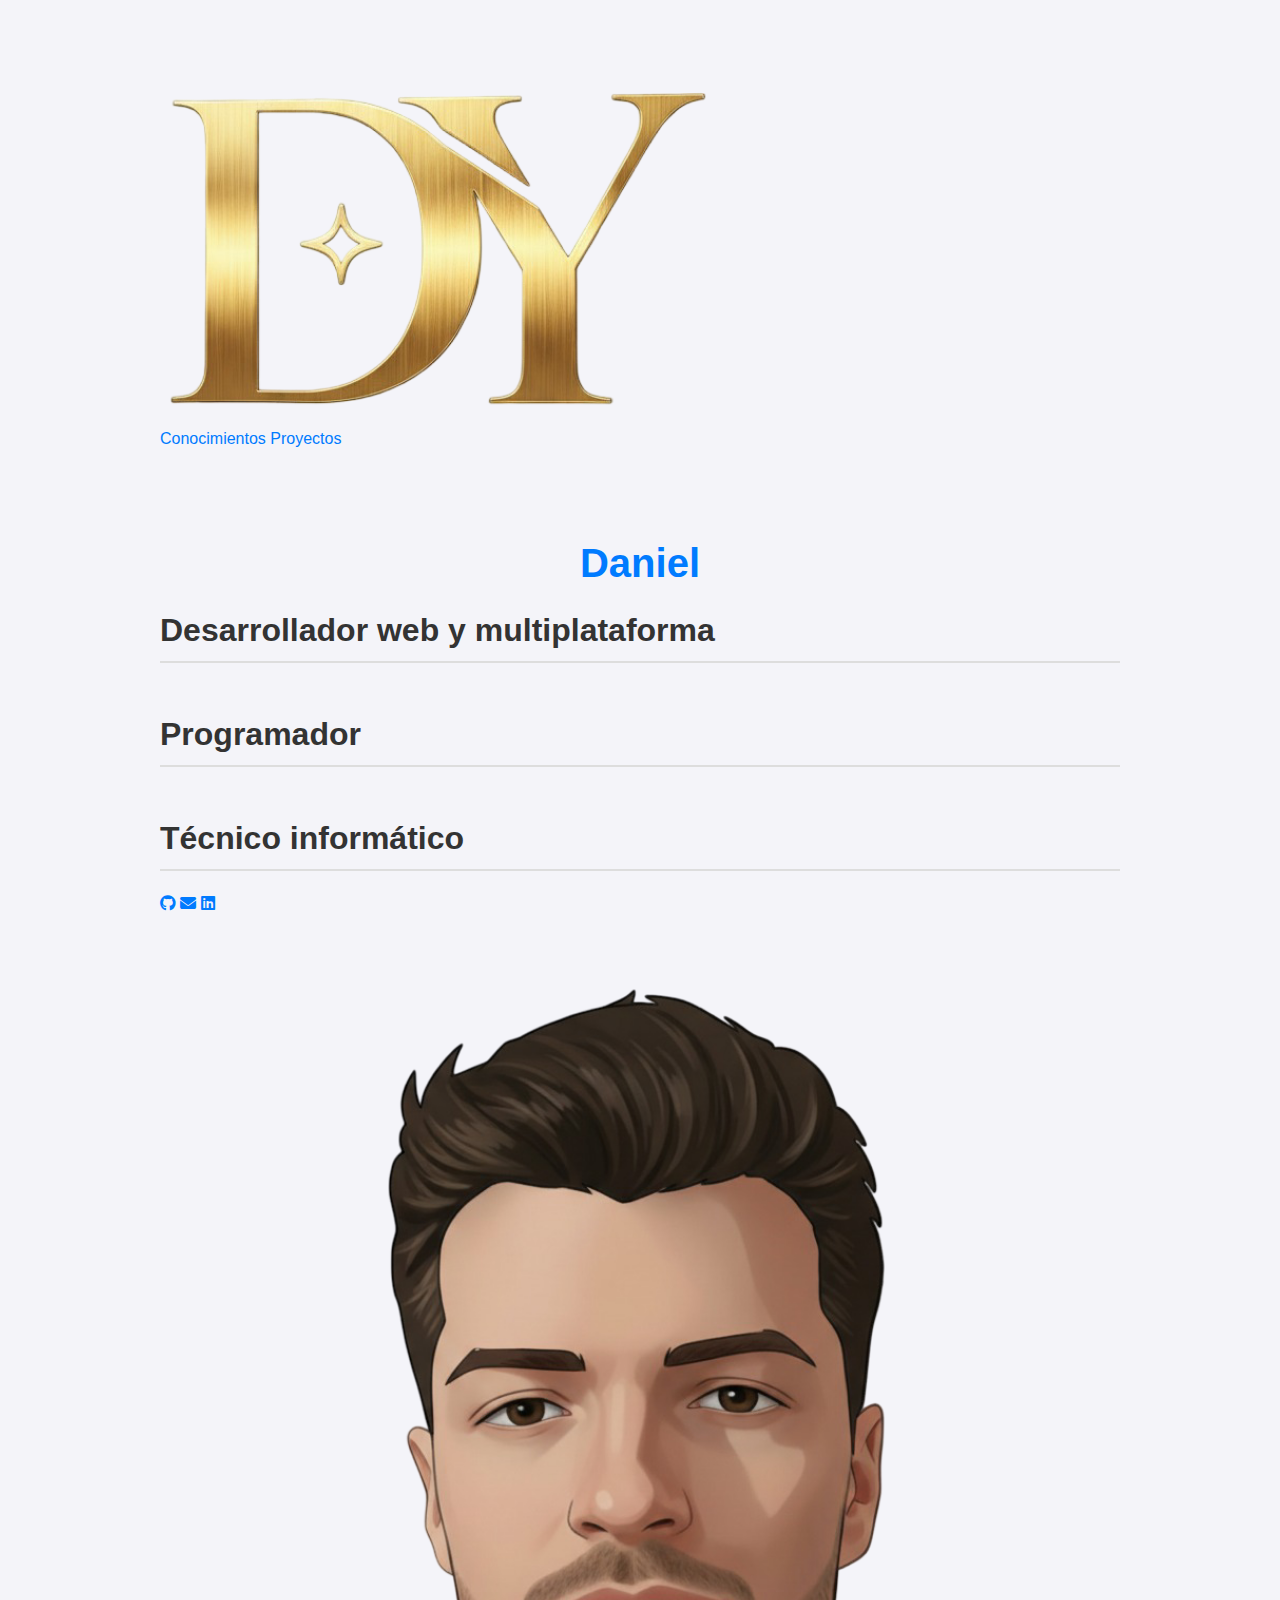
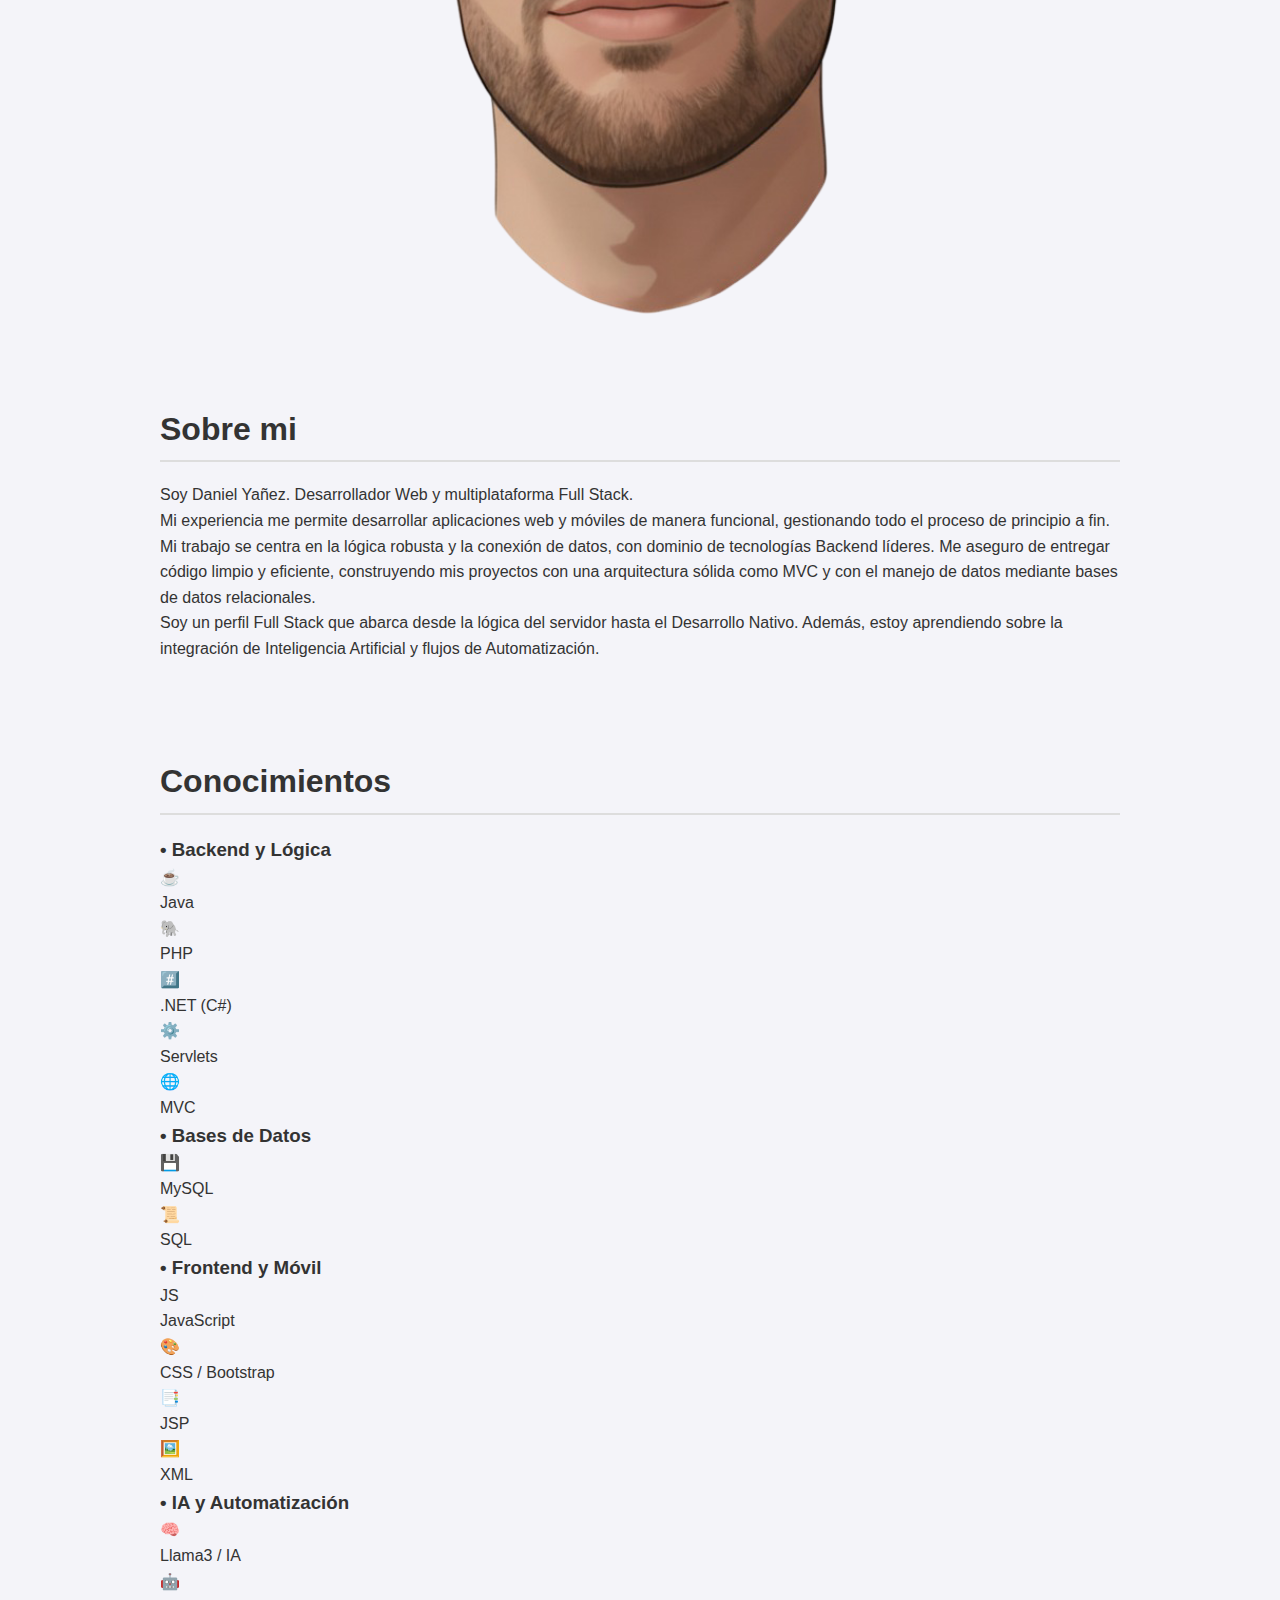
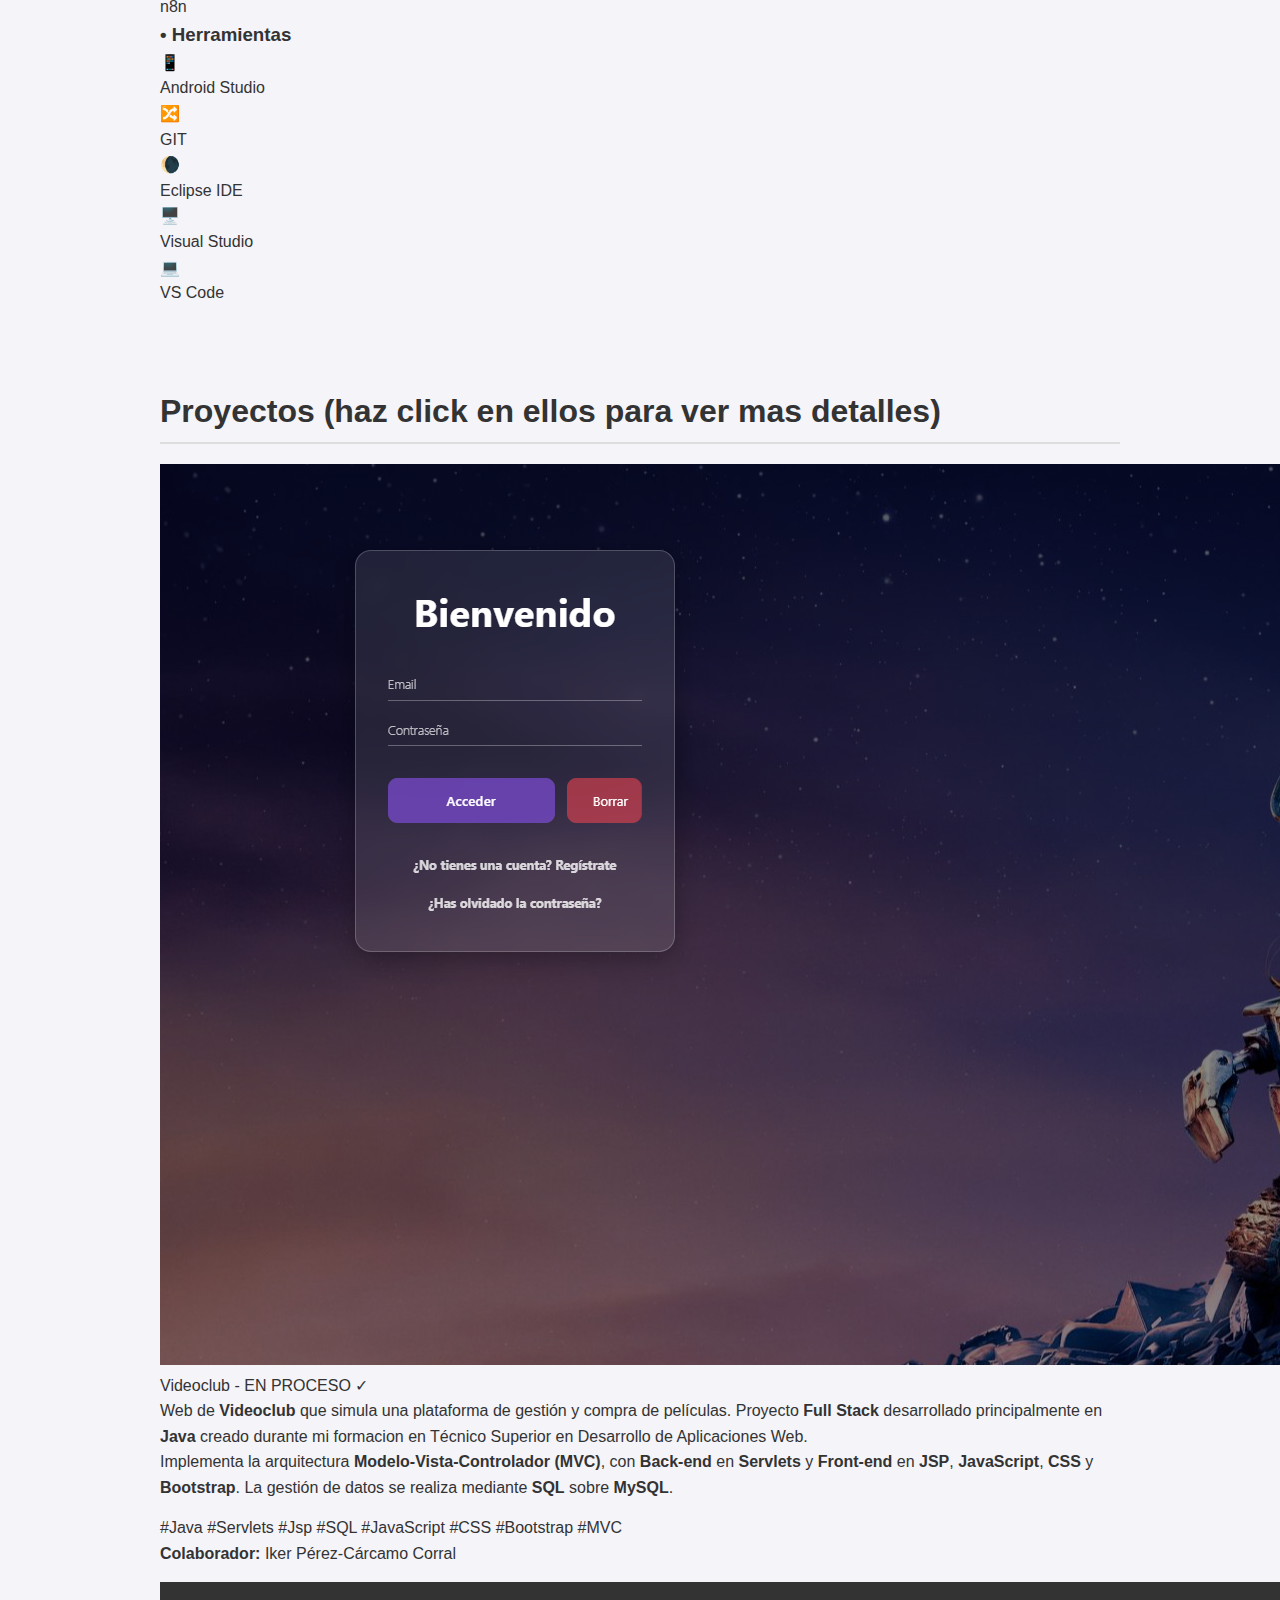
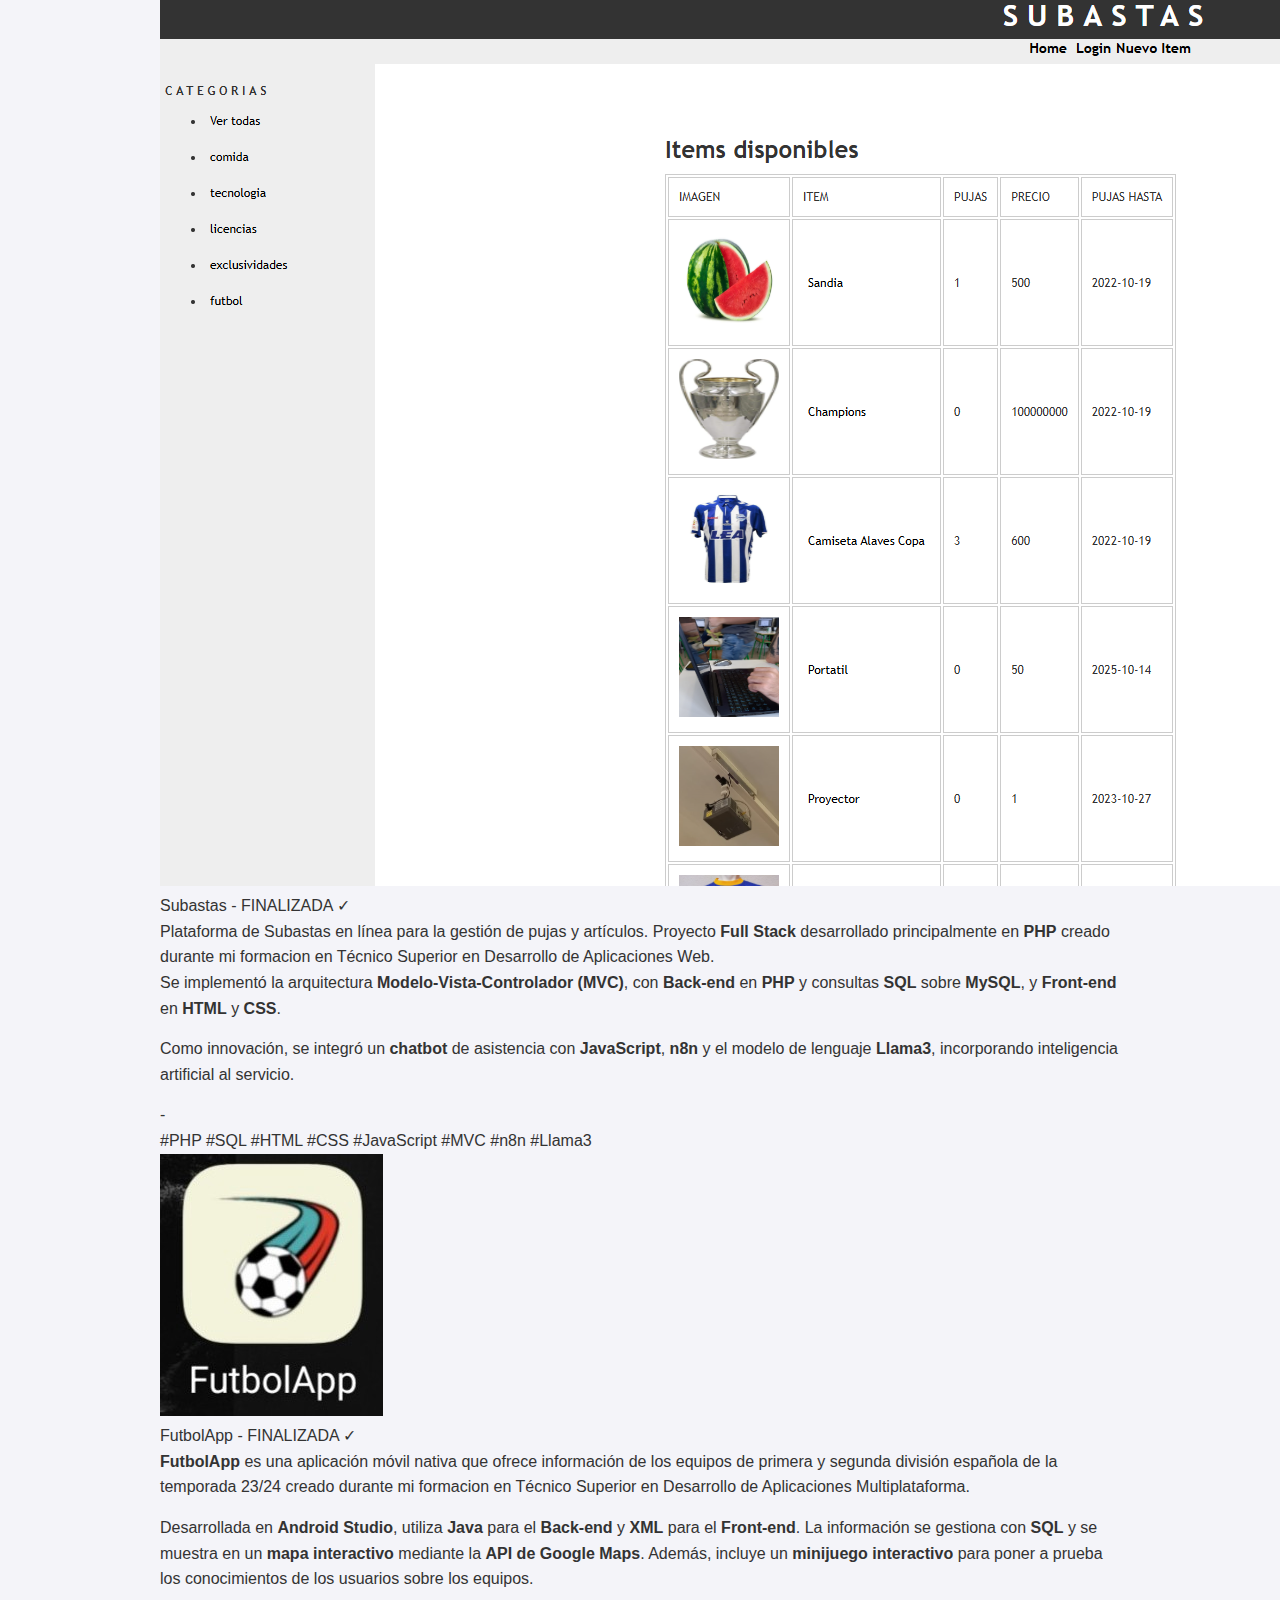
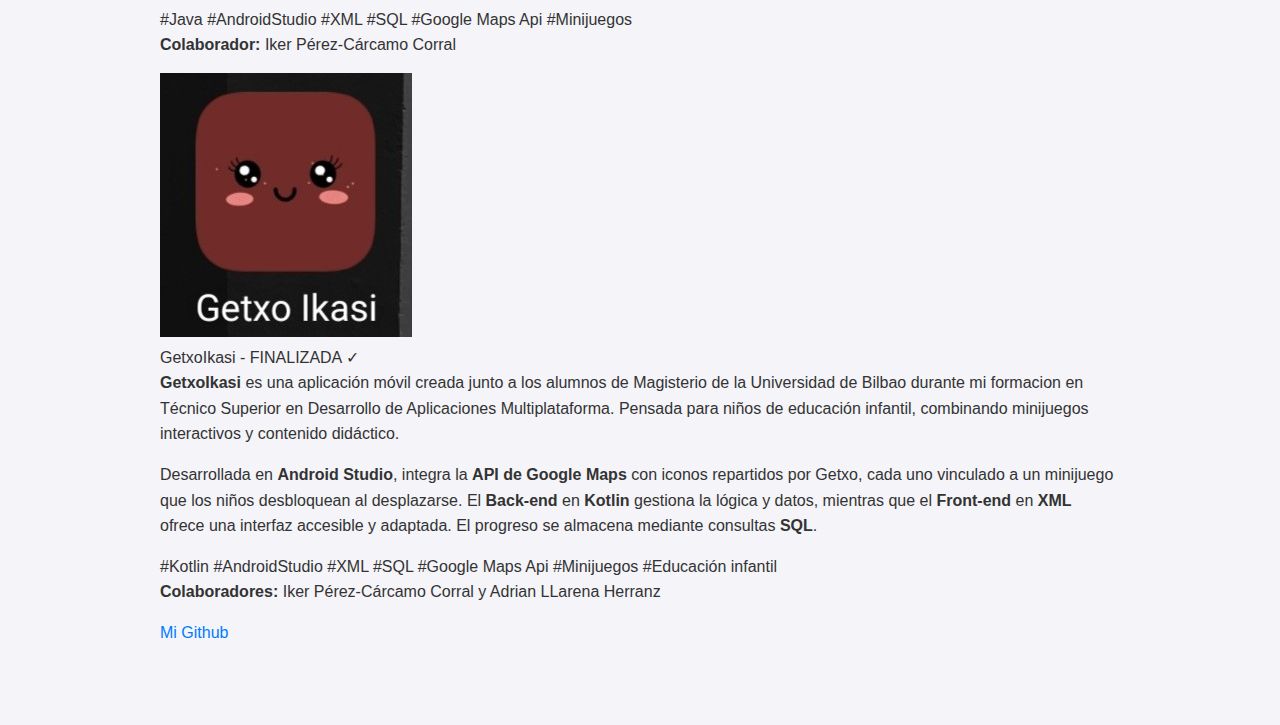
<file: index.html>
<!DOCTYPE html>
<html lang="es">
<head>
    <meta charset="UTF-8">
    <meta name="viewport" content="width=device-width, initial-scale=1.0">
    <title>Daniel</title>
    <link rel="stylesheet" href="./estilos/styles.css">
    <link rel="stylesheet" href="https://cdnjs.cloudflare.com/ajax/libs/font-awesome/6.4.0/css/all.min.css">
    <script src="./js/script.js" defer></script>
</head>
<body>
    <header>
        <div class="div-logo">
            <img src="imagenes/logo.png" alt="Logo" class="logo">
        </div>

        <nav>
            <a href="#skills">Conocimientos</a>
            <a href="#proyectos">Proyectos</a>
            <div class="theme-toggle" onclick="toggleTheme()"></div>
        </nav>
    </header>

    <section id="sobeMi" class="hero">
        <div class="hero-text">
            <h1 class="nombre">Daniel</h1>
            <h2>Desarrollador web y multiplataforma</h2><br>
            <h2>Programador</h2><br>
            <h2>Técnico informático</h2>
            <div class="social-icons">
                <a href="https://github.com/daniielynz" target="_blank">
                    <i class="fa-brands fa-github"></i>
                </a>
                <a href="E-Mail:Danielyanezdm2@gmail.com">
                    <i class="fa-solid fa-envelope"></i>
                </a>
                <a href="https://www.linkedin.com/in/danielyanez-developer/" target="_blank">
                    <i class="fa-brands fa-linkedin"></i>
                </a>
            </div>
        </div>
        <div class="hero-image">
            <!-- Aquí va tu foto en PNG -->
            <img src="imagenes/yo.png" alt="Tu foto">
        </div>

        <div class="sobreMi">
            <h2 class="section-title">Sobre mi</h2>
            <div class="sobre-content">
                <p>Soy Daniel Yañez.
                    Desarrollador Web y multiplataforma Full Stack.<br> Mi experiencia me permite desarrollar aplicaciones web y móviles de manera funcional, gestionando todo el proceso de principio a fin.<br>
                    Mi trabajo se centra en la lógica robusta y la conexión de datos, con dominio de tecnologías Backend líderes. Me aseguro de entregar código limpio y eficiente, construyendo mis proyectos con una arquitectura sólida como MVC y con el manejo de datos mediante bases de datos relacionales.<br>
                    Soy un perfil Full Stack que abarca desde la lógica del servidor hasta el Desarrollo Nativo. Además, estoy aprendiendo sobre la integración de Inteligencia Artificial y flujos de Automatización.</p>
            </div>    
        </div>

    </section>

    <section id="skills">
        <h2 class="section-title">Conocimientos</h2>
        
        <div class="conocimientos-grid">
            
            <div class="div-conocimientos">

                <h3 class="skill-category-title">
                    <span class="punto">&bull;</span>
                    Backend y Lógica
                </h3>

                <div class="skill-cards">
                    <div class="skill-card">
                        <div class="skill-icon">☕</div>
                        <span>Java</span>
                    </div>
                    <div class="skill-card">
                        <div class="skill-icon">🐘</div>
                        <span>PHP</span>
                    </div>
                    <div class="skill-card">
                        <div class="skill-icon">#️⃣</div>
                        <span>.NET (C#)</span>
                    </div>
                    <div class="skill-card">
                        <div class="skill-icon">⚙️</div>
                        <span>Servlets</span>
                    </div>
                    <div class="skill-card">
                        <div class="skill-icon">🌐</div>
                        <span>MVC</span>
                    </div>
                </div>
            </div>

            <div class="div-conocimientos">

                <h3 class="skill-category-title">
                    <span class="punto">&bull;</span>
                    Bases de Datos
                </h3>

                <div class="skill-cards">
                    <div class="skill-card">
                        <div class="skill-icon">💾</div>
                        <span>MySQL</span>
                    </div>
                    <div class="skill-card">
                        <div class="skill-icon">📜</div>
                        <span>SQL</span>
                    </div>
                </div>
            </div>

            <div class="div-conocimientos">

                <h3 class="skill-category-title">
                    <span class="punto">&bull;</span>
                    Frontend y Móvil
                </h3>

                <div class="skill-cards">
                    <div class="skill-card">
                        <div class="skill-icon">JS</div>
                        <span>JavaScript</span>
                    </div>
                    <div class="skill-card">
                        <div class="skill-icon">🎨</div>
                        <span>CSS / Bootstrap</span>
                    </div>
                    <div class="skill-card">
                        <div class="skill-icon">📑</div>
                        <span>JSP</span>
                    </div>
                    
                    <div class="skill-card">
                        <div class="skill-icon">🖼️</div>
                        <span>XML</span>
                    </div>
                </div>
            </div>

            <div class="div-conocimientos">

                <h3 class="skill-category-title">
                    <span class="punto">&bull;</span>
                    IA y Automatización
                </h3>

                <div class="skill-cards">
                    <div class="skill-card">
                        <div class="skill-icon">🧠</div>
                        <span>Llama3 / IA</span>
                    </div>
                    <div class="skill-card">
                        <div class="skill-icon">🤖</div>
                        <span>n8n</span>
                    </div>
                </div>
            </div>

            <div class="div-conocimientos">

                <h3 class="skill-category-title">
                    <span class="punto">&bull;</span>
                    Herramientas
                </h3>

                <div class="skill-cards">
                    <div class="skill-card">
                        <div class="skill-icon">📱</div>
                        <span>Android Studio</span>
                    </div>
                    <div class="skill-card">
                        <div class="skill-icon">🔀</div>
                        <span>GIT</span>
                    </div>
                    <div class="skill-card">
                        <div class="skill-icon">🌘</div>
                        <span>Eclipse IDE</span>
                    </div>
                    <div class="skill-card">
                        <div class="skill-icon">🖥️</div>
                        <span>Visual Studio</span>
                    </div>
                    <div class="skill-card">
                        <div class="skill-icon">💻</div>
                        <span>VS Code</span>
                    </div>
                </div>
            </div>

        </div>
    </section>

    <section id="proyectos">
        <h2 class="section-title">Proyectos <span class="section-title-click">(haz click en ellos para ver mas detalles)</span> </h2>
        
        <div class="project-card" onclick="window.location.href='html/videoclub.html'">
            <div class="project-image">
                <img src="./imagenes/videoclub/videoclub-login.png" alt="Congrats">
            </div>
            <div class="project-info">
                
                <div class="project-title">
                    Videoclub - <span class="enProceso-badge">EN PROCESO ✓</span>
                </div>

                <p>
                    Web de <strong>Videoclub</strong> que simula una plataforma de gestión y compra de películas. Proyecto <strong>Full Stack</strong> desarrollado principalmente en <strong>Java</strong> creado durante mi formacion en Técnico Superior en Desarrollo de Aplicaciones Web.
                    <br>
                    Implementa la arquitectura <strong>Modelo-Vista-Controlador (MVC)</strong>, con <strong>Back-end</strong> en <strong>Servlets</strong> y <strong>Front-end</strong> en <strong>JSP</strong>, <strong>JavaScript</strong>, <strong>CSS</strong> y <strong>Bootstrap</strong>. La gestión de datos se realiza mediante <strong>SQL</strong> sobre <strong>MySQL</strong>.
                </p>


                <div class="project-tags">
                    <span class="tag">#Java</span>
                    <span class="tag">#Servlets</span>
                    <span class="tag">#Jsp</span>
                    <span class="tag">#SQL</span>
                    <span class="tag">#JavaScript</span>
                    <span class="tag">#CSS</span>
                    <span class="tag">#Bootstrap</span>
                    <span class="tag">#MVC</span>
                </div>

                <p><strong>Colaborador:</strong> Iker Pérez-Cárcamo Corral</p>

            </div>
        </div>

        <div class="project-card" onclick="window.location.href='html/subastas.html'">
            <div class="project-image">
                <img src="./imagenes/Subastas/inicio.png" alt="Posta ai">
            </div>
            <div class="project-info">
                
                <div class="project-title">
                    Subastas - <span class="finalizada-badge">FINALIZADA ✓</span>
                </div>

                <p>
                    Plataforma de Subastas en línea para la gestión de pujas y artículos. Proyecto <strong>Full Stack</strong> desarrollado principalmente en <strong>PHP</strong> creado durante mi formacion en Técnico Superior en Desarrollo de Aplicaciones Web.
                    <br>
                    Se implementó la arquitectura <strong>Modelo-Vista-Controlador (MVC)</strong>, con <strong>Back-end</strong> en <strong>PHP</strong> y consultas <strong>SQL</strong> sobre <strong>MySQL</strong>, y <strong>Front-end</strong> en <strong>HTML</strong> y <strong>CSS</strong>.
                </p>
                <p>
                    Como innovación, se integró un <strong>chatbot</strong> de asistencia con <strong>JavaScript</strong>, <strong>n8n</strong> y el modelo de lenguaje <strong>Llama3</strong>, incorporando inteligencia artificial al servicio.
                </p>

-
                <div class="project-tags">
                    <span class="tag">#PHP</span>
                    <span class="tag">#SQL</span>
                    <span class="tag">#HTML</span>
                    <span class="tag">#CSS</span>
                    <span class="tag">#JavaScript</span>
                    <span class="tag">#MVC</span>
                    <span class="tag">#n8n</span>
                    <span class="tag">#Llama3</span>
                </div>

            </div>
        </div>

        <div class="project-card" onclick="window.location.href='html/futbolapp.html'">
            <div class="project-image">
                <img src="./imagenes/FutbolApp/logo.jpg" alt="Minimiza ai">
            </div>
            <div class="project-info">
                
                <div class="project-title">
                    FutbolApp - <span class="finalizada-badge">FINALIZADA ✓</span>
                </div>

                <p>
                    <strong>FutbolApp</strong> es una aplicación móvil nativa que ofrece información de los equipos de primera y segunda división española de la temporada 23/24 creado durante mi formacion en Técnico Superior en Desarrollo de Aplicaciones Multiplataforma.
                </p>
                <p>
                    Desarrollada en <strong>Android Studio</strong>, utiliza <strong>Java</strong> para el <strong>Back-end</strong> y <strong>XML</strong> para el <strong>Front-end</strong>. La información se gestiona con <strong>SQL</strong> y se muestra en un <strong>mapa interactivo</strong> mediante la <strong>API de Google Maps</strong>. Además, incluye un <strong>minijuego interactivo</strong> para poner a prueba los conocimientos de los usuarios sobre los equipos.
                </p>

                <div class="project-tags">
                    <span class="tag">#Java</span>
                    <span class="tag">#AndroidStudio</span>
                    <span class="tag">#XML</span>
                    <span class="tag">#SQL</span>
                    <span class="tag">#Google Maps Api</span>
                    <span class="tag">#Minijuegos</span>
                </div>

                <p><strong>Colaborador:</strong> Iker Pérez-Cárcamo Corral</p>

            </div>
        </div>

        <div class="project-card" onclick="window.location.href='html/getxoikasi.html'">
            <div class="project-image">
                <img src="./imagenes/GetxoIkasi/logo.jpg" alt="Guru sabedoria">
            </div>
            <div class="project-info">
                
                <div class="project-title">
                    GetxoIkasi - <span class="finalizada-badge">FINALIZADA ✓</span>
                </div>

                <p>
                    <strong>GetxoIkasi</strong> es una aplicación móvil creada junto a los alumnos de Magisterio de la Universidad de Bilbao durante mi formacion en Técnico Superior en Desarrollo de Aplicaciones Multiplataforma. Pensada para niños de educación infantil, combinando minijuegos interactivos y contenido didáctico.
                </p>
                <p>
                    Desarrollada en <strong>Android Studio</strong>, integra la <strong>API de Google Maps</strong> con iconos repartidos por Getxo, cada uno vinculado a un minijuego que los niños desbloquean al desplazarse. 
                    El <strong>Back-end</strong> en <strong>Kotlin</strong> gestiona la lógica y datos, mientras que el <strong>Front-end</strong> en <strong>XML</strong> ofrece una interfaz accesible y adaptada. El progreso se almacena mediante consultas <strong>SQL</strong>.<br>
                </p>


                <div class="project-tags">
                    <span class="tag">#Kotlin</span>
                    <span class="tag">#AndroidStudio</span>
                    <span class="tag">#XML</span>
                    <span class="tag">#SQL</span>
                    <span class="tag">#Google Maps Api</span>
                    <span class="tag">#Minijuegos</span>
                    <span class="tag">#Educación infantil</span>
                </div>

                <p><strong>Colaboradores:</strong> Iker Pérez-Cárcamo Corral y Adrian LLarena Herranz</p>

            </div>
        </div>

        <div class="github-button-container">
            <a href="https://github.com/daniielynz" class="github-button">Mi Github</a>
        </div>
    </section>
</body>
</html>
</file>
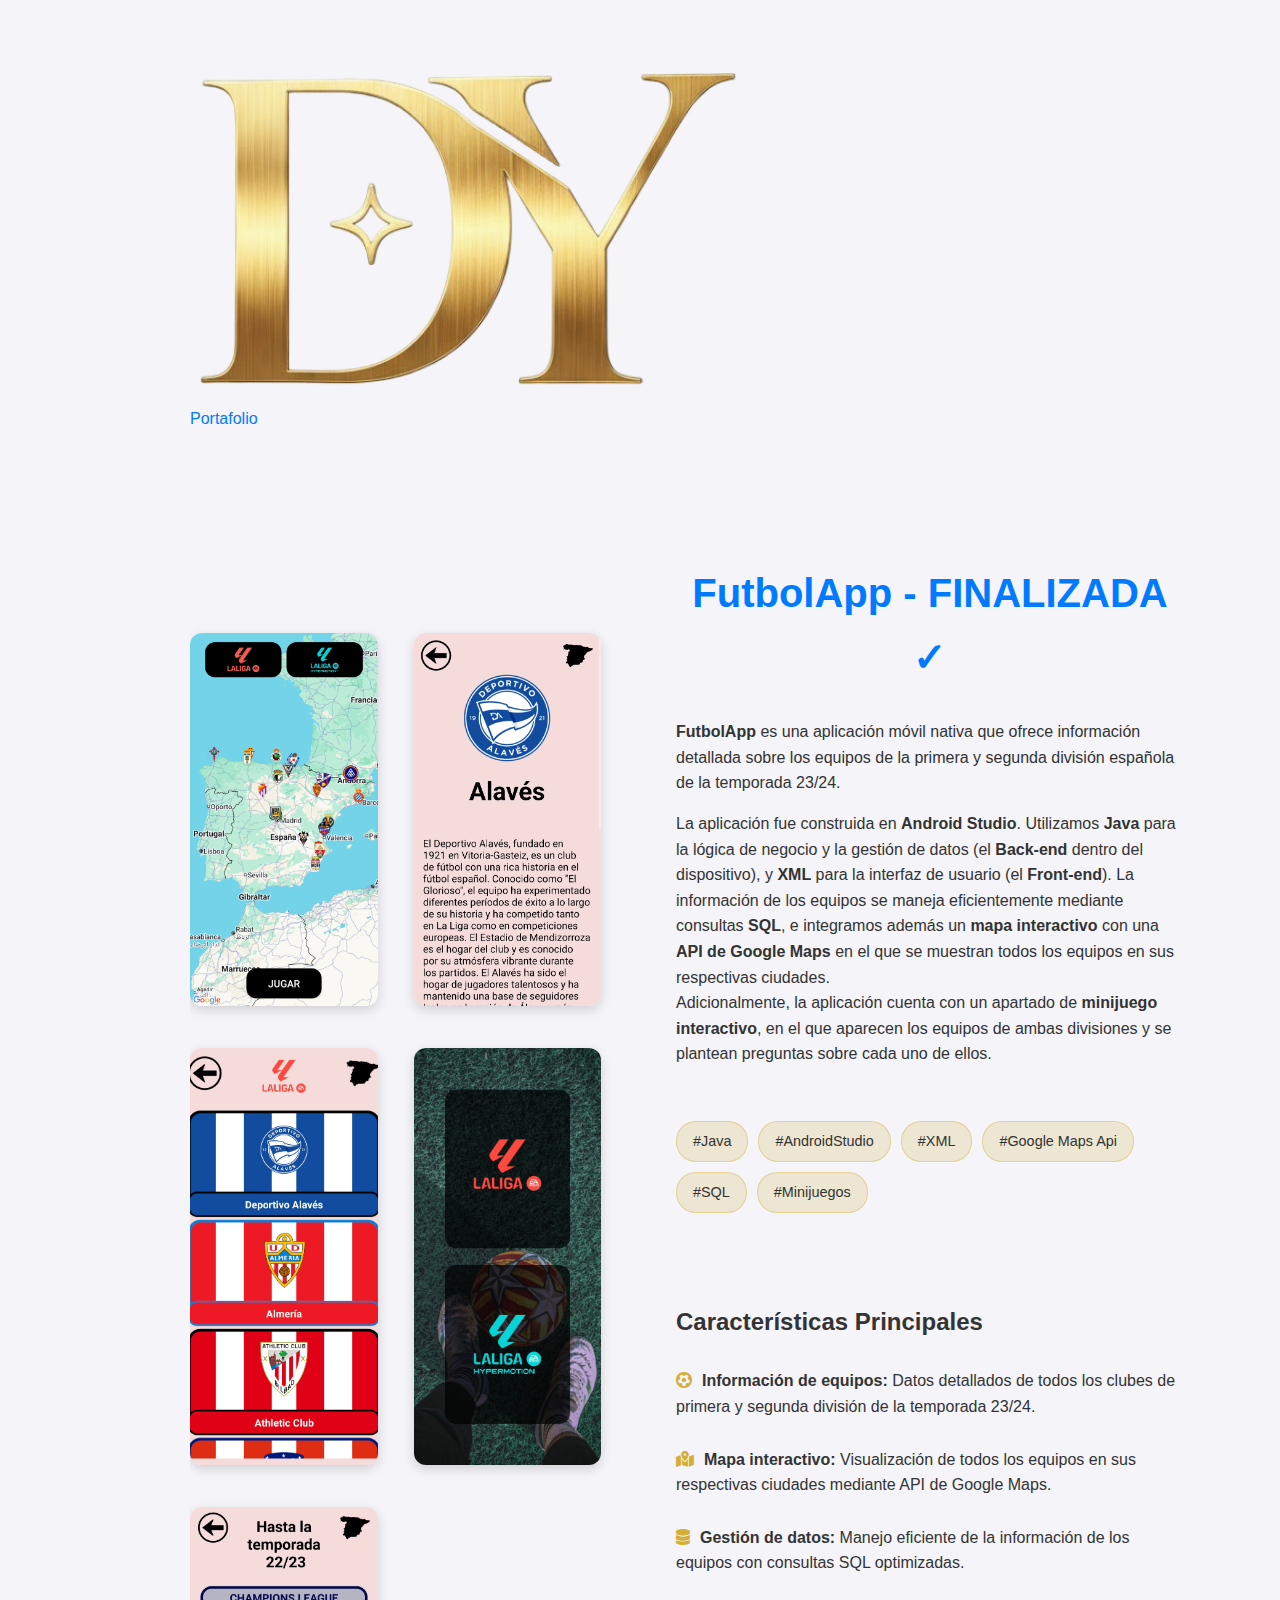
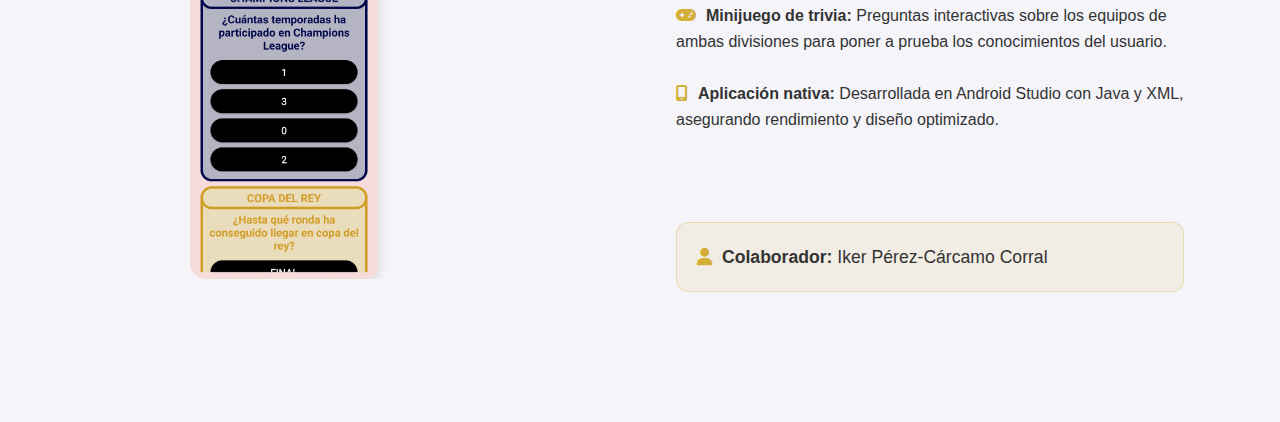
<file: html/futbolapp.html>
<!DOCTYPE html>
<html lang="es">
<head>
    <meta charset="UTF-8">
    <meta name="viewport" content="width=device-width, initial-scale=1.0">
    <title>Videoclub - Daniel</title>
    <link rel="stylesheet" href="../estilos/styles.css">
    <link rel="stylesheet" href="https://cdnjs.cloudflare.com/ajax/libs/font-awesome/6.4.0/css/all.min.css">
    <script src="../js/script.js" defer></script>
    <link rel="stylesheet" href="../estilos/styles_2.css">
</head>
<body>
    <header>
        <div class="div-logo">
            <img src="../imagenes/logo.png" alt="Logo" class="logo">
        </div>

        <nav>
            <a href="../index.html#sobreMi">Portafolio</a>
            <div class="theme-toggle" onclick="toggleTheme()"></div>
        </nav>
    </header>

    <section class="hero">
        

        <div class="project-detail-card">
            <!-- Collage de fotos a la izquierda -->
            <div class="project-collage-movil">
                <div class="collage-item-movil">
                    <img src="../imagenes/FutbolApp/IMG_20251005_135420.jpg" alt="Pantalla principal de Videoclub">
                </div>
                <div class="collage-item-movil">
                    <img src="../imagenes/FutbolApp/IMG_20251005_135407.jpg" alt="Catálogo de películas">
                </div>
                <div class="collage-item-movil">
                    <img src="../imagenes/FutbolApp/IMG_20251005_135337.jpg" alt="Detalle de película">
                </div>
                <div class="collage-item-movil">
                    <img src="../imagenes/FutbolApp/_storage_emulated_0_DCIM_Screenshots_IMG_20251005_135352.jpg" alt="Detalle de película">
                </div>
                <div class="collage-item-movil">
                    <img src="../imagenes/FutbolApp/IMG_20251005_135326.jpg" alt="Detalle de película">
                </div>
            </div>

            <!-- Contenido a la derecha -->
            <div class="project-content">
                <div class="project-header-inline">
                    <h1>FutbolApp - <span class="finalizada-badge">FINALIZADA ✓</span></h1>
                </div>

                <p>
                    <strong>FutbolApp</strong> es una aplicación móvil nativa que ofrece información detallada sobre los equipos de la primera y segunda división española de la temporada 23/24.
                </p>
                <p>
                    La aplicación fue construida en <strong>Android Studio</strong>. Utilizamos <strong>Java</strong> para la lógica de negocio y la gestión de datos (el <strong>Back-end</strong> dentro del dispositivo), y <strong>XML</strong> para la interfaz de usuario (el <strong>Front-end</strong>). La información de los equipos se maneja eficientemente mediante consultas <strong>SQL</strong>,
                    e integramos además un <strong>mapa interactivo</strong> con una <strong>API de Google Maps</strong> en el que se muestran todos los equipos en sus respectivas ciudades.<br>
                    Adicionalmente, la aplicación cuenta con un apartado de <strong>minijuego interactivo</strong>, en el que aparecen los equipos de ambas divisiones y se plantean preguntas sobre cada uno de ellos.
                </p>

                <div class="project-tags-inline">
                    <span class="tag-inline">#Java</span>
                    <span class="tag-inline">#AndroidStudio</span>
                    <span class="tag-inline">#XML</span>
                    <span class="tag-inline">#Google Maps Api</span>
                    <span class="tag-inline">#SQL</span>
                    <span class="tag-inline">#Minijuegos</span>
                </div>

                <div class="description-section">
                    <h3>Características Principales</h3>

                    <div class="feature-item">
                        <p><i class="fa-solid fa-futbol"></i><strong>Información de equipos:</strong> Datos detallados de todos los clubes de primera y segunda división de la temporada 23/24.</p>
                    </div>

                    <div class="feature-item">
                        <p><i class="fa-solid fa-map-location-dot"></i><strong>Mapa interactivo:</strong> Visualización de todos los equipos en sus respectivas ciudades mediante API de Google Maps.</p>
                    </div>

                    <div class="feature-item">
                        <p><i class="fa-solid fa-database"></i><strong>Gestión de datos:</strong> Manejo eficiente de la información de los equipos con consultas SQL optimizadas.</p>
                    </div>

                    <div class="feature-item">
                        <p><i class="fa-solid fa-gamepad"></i><strong>Minijuego de trivia:</strong> Preguntas interactivas sobre los equipos de ambas divisiones para poner a prueba los conocimientos del usuario.</p>
                    </div>

                    <div class="feature-item">
                        <p><i class="fa-solid fa-mobile-alt"></i><strong>Aplicación nativa:</strong> Desarrollada en Android Studio con Java y XML, asegurando rendimiento y diseño optimizado.</p>
                    </div>
                </div>

                <div class="collaborator-box">
                    <p><i class="fa-solid fa-user"></i><strong>Colaborador:</strong> Iker Pérez-Cárcamo Corral</p>
                </div>
            </div>
        </div>
    </section>
</body>
</html>
</file>
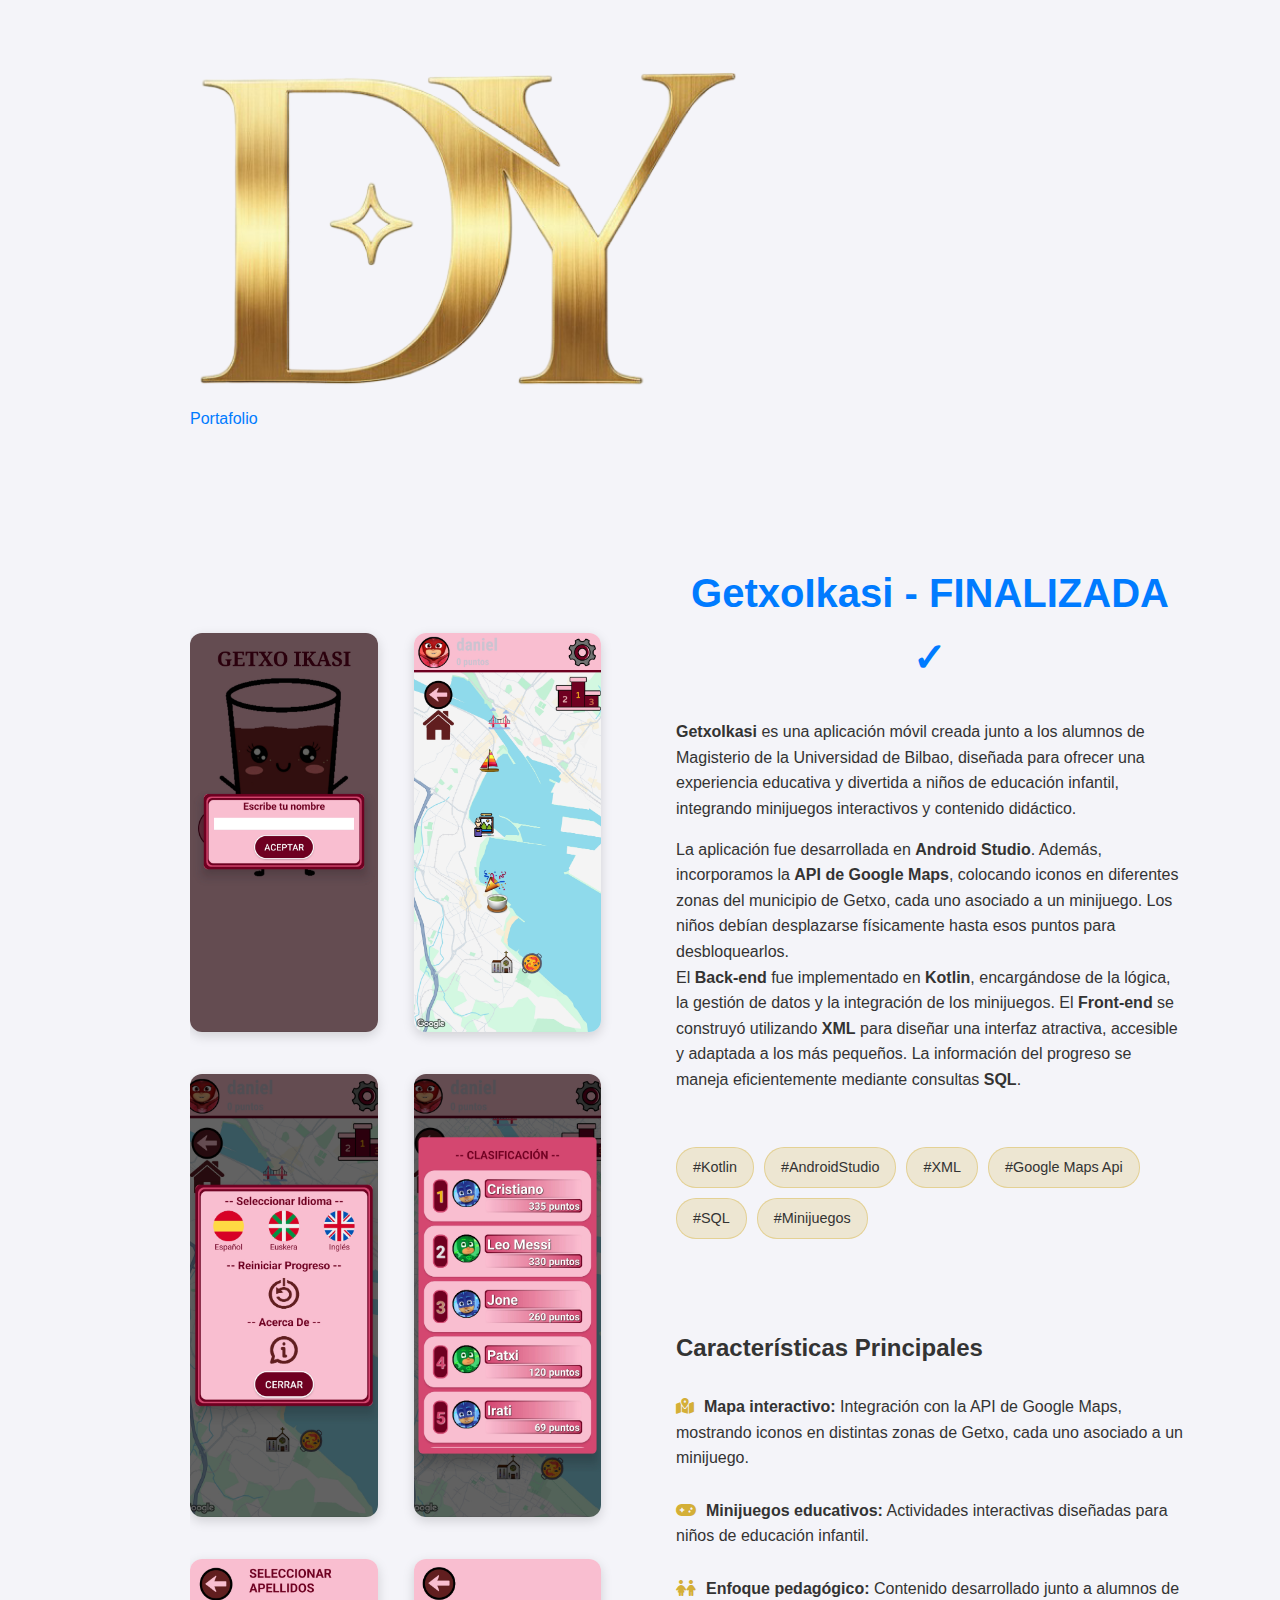
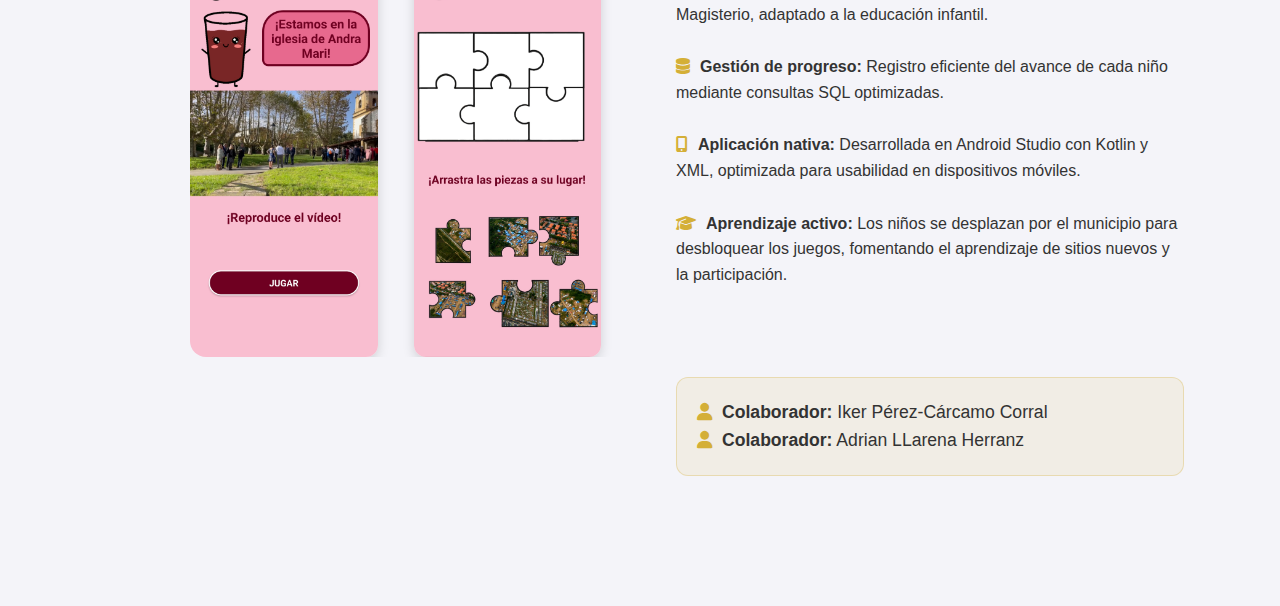
<file: html/getxoikasi.html>
<!DOCTYPE html>
<html lang="es">
<head>
    <meta charset="UTF-8">
    <meta name="viewport" content="width=device-width, initial-scale=1.0">
    <title>Videoclub - Daniel</title>
    <link rel="stylesheet" href="../estilos/styles.css">
    <link rel="stylesheet" href="https://cdnjs.cloudflare.com/ajax/libs/font-awesome/6.4.0/css/all.min.css">
    <script src="../js/script.js" defer></script>
    <link rel="stylesheet" href="../estilos/styles_2.css">
</head>
<body>
    <header>
        <div class="div-logo">
            <img src="../imagenes/logo.png" alt="Logo" class="logo">
        </div>

        <nav>
            <a href="../index.html#sobreMi">Portafolio</a>
            <div class="theme-toggle" onclick="toggleTheme()"></div>
        </nav>
    </header>

    <section class="hero">
        

        <div class="project-detail-card">
            <!-- Collage de fotos a la izquierda -->
            <div class="project-collage-movil">
                <div class="collage-item-movil">
                    <img src="../imagenes/GetxoIkasi/IMG_20251005_135502.jpg" alt="Pantalla principal de Videoclub">
                </div>
                <div class="collage-item-movil">
                    <img src="../imagenes/GetxoIkasi/IMG_20251005_135456.jpg" alt="Catálogo de películas">
                </div>
                <div class="collage-item-movil">
                    <img src="../imagenes/GetxoIkasi/IMG_20251005_135447.jpg" alt="Detalle de película">
                </div>
                <div class="collage-item-movil">
                    <img src="../imagenes/GetxoIkasi/IMG_20251005_135440.jpg" alt="Detalle de película">
                </div>
                <div class="collage-item-movil">
                    <img src="../imagenes/GetxoIkasi/IMG_20251005_135758.jpg" alt="Detalle de película">
                </div>
                <div class="collage-item-movil">
                    <img src="../imagenes/GetxoIkasi/IMG_20251005_135742.jpg" alt="Detalle de película">
                </div>
            </div>

            <!-- Contenido a la derecha -->
            <div class="project-content">
                <div class="project-header-inline">
                    <h1>GetxoIkasi - <span class="finalizada-badge">FINALIZADA ✓</span></h1>
                </div>

                <p>
                    <strong>GetxoIkasi</strong> es una aplicación móvil creada junto a los alumnos de Magisterio de la Universidad de Bilbao, diseñada para ofrecer una experiencia educativa y divertida a niños de educación infantil, integrando minijuegos interactivos y contenido didáctico.
                </p>
                <p>
                    La aplicación fue desarrollada en <strong>Android Studio</strong>. Además, incorporamos la <strong>API de Google Maps</strong>, colocando iconos en diferentes zonas del municipio de Getxo, cada uno asociado a un minijuego. Los niños debían desplazarse físicamente hasta esos puntos para desbloquearlos.<br>
                    El <strong>Back-end</strong> fue implementado en <strong>Kotlin</strong>, encargándose de la lógica, la gestión de datos y la integración de los minijuegos. El <strong>Front-end</strong> se construyó utilizando <strong>XML</strong> 
                    para diseñar una interfaz atractiva, accesible y adaptada a los más pequeños. La información del progreso se maneja eficientemente mediante consultas <strong>SQL</strong>.<br>
                </p>


                <div class="project-tags-inline">
                    <span class="tag-inline">#Kotlin</span>
                    <span class="tag-inline">#AndroidStudio</span>
                    <span class="tag-inline">#XML</span>
                    <span class="tag-inline">#Google Maps Api</span>
                    <span class="tag-inline">#SQL</span>
                    <span class="tag-inline">#Minijuegos</span>
                </div>

                <div class="description-section">
                    <h3>Características Principales</h3>
                    
                    <div class="feature-item">
    <p><i class="fa-solid fa-map-location-dot"></i><strong>Mapa interactivo:</strong> Integración con la API de Google Maps, mostrando iconos en distintas zonas de Getxo, cada uno asociado a un minijuego.</p>
</div>

<div class="feature-item">
    <p><i class="fa-solid fa-gamepad"></i><strong>Minijuegos educativos:</strong> Actividades interactivas diseñadas para niños de educación infantil.</p>
</div>

<div class="feature-item">
    <p><i class="fa-solid fa-children"></i><strong>Enfoque pedagógico:</strong> Contenido desarrollado junto a alumnos de Magisterio, adaptado a la educación infantil.</p>
</div>

<div class="feature-item">
    <p><i class="fa-solid fa-database"></i><strong>Gestión de progreso:</strong> Registro eficiente del avance de cada niño mediante consultas SQL optimizadas.</p>
</div>

<div class="feature-item">
    <p><i class="fa-solid fa-mobile-screen-button"></i><strong>Aplicación nativa:</strong> Desarrollada en Android Studio con Kotlin y XML, optimizada para usabilidad en dispositivos móviles.</p>
</div>

<div class="feature-item">
    <p><i class="fa-solid fa-graduation-cap"></i><strong>Aprendizaje activo:</strong> Los niños se desplazan por el municipio para desbloquear los juegos, fomentando el aprendizaje de sitios nuevos y la participación.</p>
</div>

                </div>

                <div class="collaborator-box">
                    <p><i class="fa-solid fa-user"></i><strong>Colaborador:</strong> Iker Pérez-Cárcamo Corral</p>
                    <p><i class="fa-solid fa-user"></i><strong>Colaborador:</strong> Adrian LLarena Herranz</p>
                </div>
            </div>
        </div>
    </section>
</body>
</html>
</file>
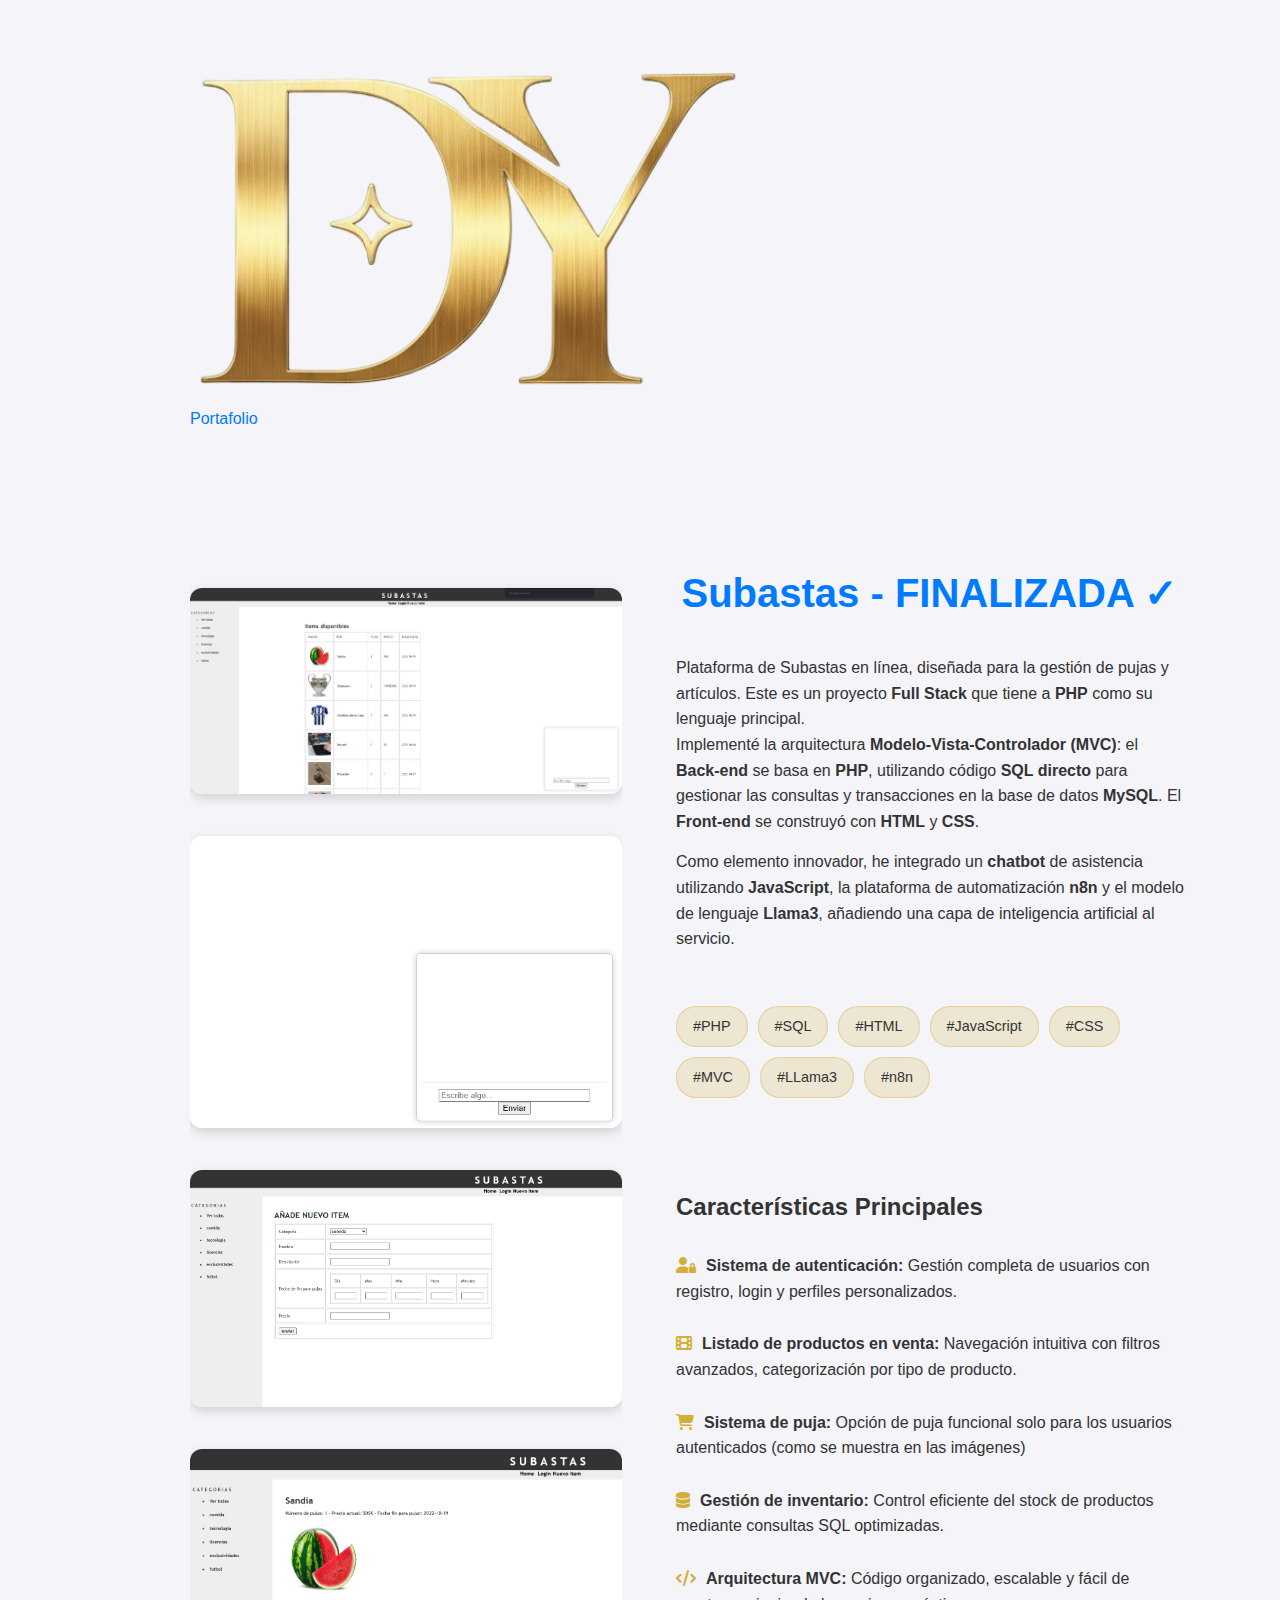
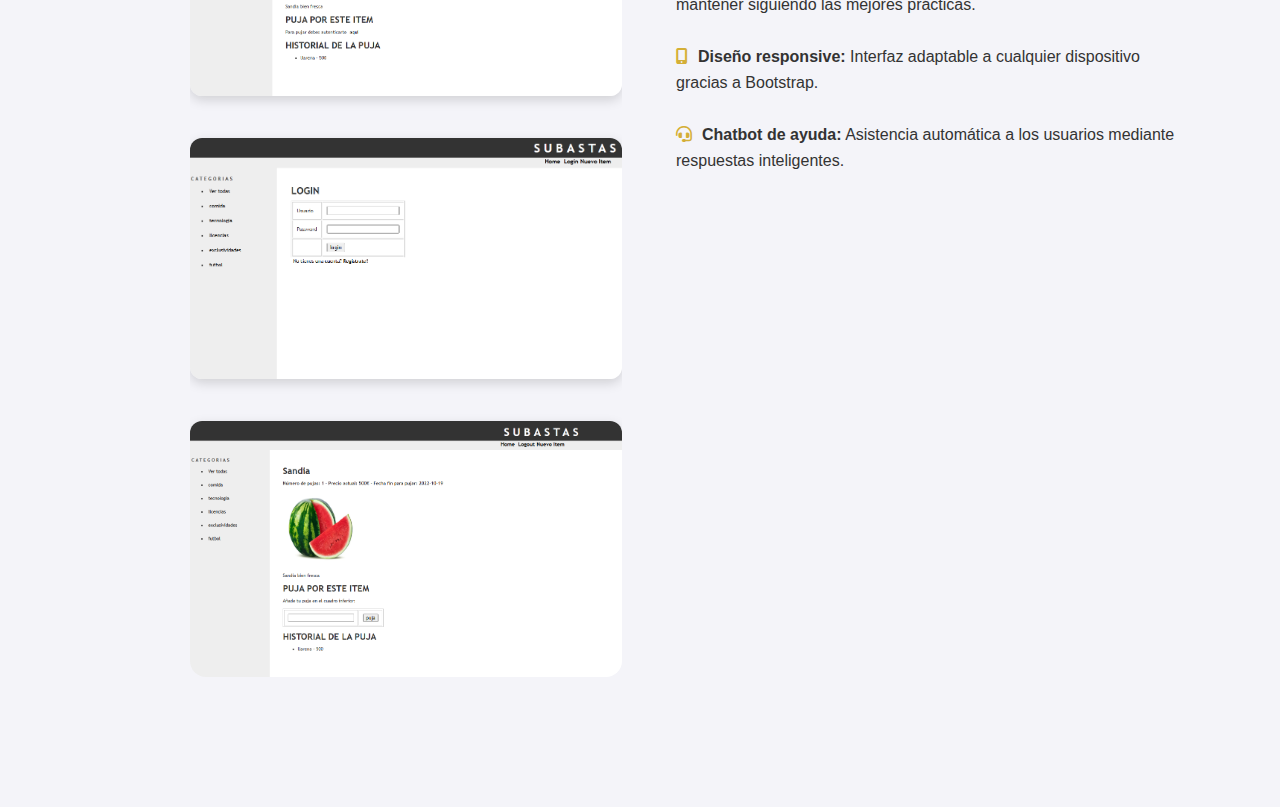
<file: html/subastas.html>
<!DOCTYPE html>
<html lang="es">
<head>
    <meta charset="UTF-8">
    <meta name="viewport" content="width=device-width, initial-scale=1.0">
    <title>Videoclub - Daniel</title>
    <link rel="stylesheet" href="../estilos/styles.css">
    <link rel="stylesheet" href="https://cdnjs.cloudflare.com/ajax/libs/font-awesome/6.4.0/css/all.min.css">
    <script src="../js/script.js" defer></script>
    <link rel="stylesheet" href="../estilos/styles_2.css">
</head>
<body>
    <header>
        <div class="div-logo">
            <img src="../imagenes/logo.png" alt="Logo" class="logo">
        </div>

        <nav>
            <a href="../index.html#sobreMi">Portafolio</a>
            <div class="theme-toggle" onclick="toggleTheme()"></div>
        </nav>
    </header>

    <section class="hero">
        

        <div class="project-detail-card">
            <!-- Collage de fotos a la izquierda -->
            <div class="project-collage">
                <div class="collage-item">
                    <img src="../imagenes/Subastas/inicio.png" alt="Pantalla principal de Videoclub">
                </div>
                <div class="collage-item">
                    <img src="../imagenes/Subastas/chat.png" alt="Catálogo de películas">
                </div>
                <div class="collage-item">
                    <img src="../imagenes/Subastas/aniadir-item.png" alt="Detalle de película">
                </div>
                <div class="collage-item">
                    <img src="../imagenes/Subastas/puja-sin-loguearse.png" alt="Detalle de película">
                </div>
                <div class="collage-item">
                    <img src="../imagenes/Subastas/login.png" alt="Detalle de película">
                </div>
                <div class="collage-item">
                    <img src="../imagenes/Subastas/puja.png" alt="Detalle de película">
                </div>
            </div>

            <!-- Contenido a la derecha -->
            <div class="project-content">
                <div class="project-header-inline">
                    <h1>Subastas - <span class="finalizada-badge">FINALIZADA ✓</span></h1>
                </div>

                <p>
                    Plataforma de Subastas en línea, diseñada para la gestión de pujas y artículos. Este es un proyecto <strong>Full Stack</strong> que tiene a <strong>PHP</strong> como su lenguaje principal.
                    <br> 
                    Implementé la arquitectura <strong>Modelo-Vista-Controlador (MVC)</strong>: el <strong>Back-end</strong> se basa en <strong>PHP</strong>, utilizando código <strong>SQL directo</strong> para gestionar las consultas y transacciones en la base de datos <strong>MySQL</strong>. El <strong>Front-end</strong> se construyó con <strong>HTML</strong> y <strong>CSS</strong>.
                </p>
                <p>
                    Como elemento innovador, he integrado un <strong>chatbot</strong> de asistencia utilizando <strong>JavaScript</strong>, la plataforma de automatización <strong>n8n</strong> y el modelo de lenguaje <strong>Llama3</strong>, añadiendo una capa de inteligencia artificial al servicio.
                </p>

                <div class="project-tags-inline">
                    <span class="tag-inline">#PHP</span>
                    <span class="tag-inline">#SQL</span>
                    <span class="tag-inline">#HTML</span>
                    <span class="tag-inline">#JavaScript</span>
                    <span class="tag-inline">#CSS</span>
                    <span class="tag-inline">#MVC</span>
                    <span class="tag-inline">#LLama3</span>
                    <span class="tag-inline">#n8n</span>
                </div>

                <div class="description-section">
                    <h3>Características Principales</h3>
                    
                    <div class="feature-item">
                        <p><i class="fa-solid fa-user-lock"></i><strong>Sistema de autenticación:</strong> Gestión completa de usuarios con registro, login y perfiles personalizados.</p>
                    </div>

                    <div class="feature-item">
                        <p><i class="fa-solid fa-film"></i><strong>Listado de productos en venta:</strong> Navegación intuitiva con filtros avanzados, categorización por tipo de producto.</p>
                    </div>

                    <div class="feature-item">
                        <p><i class="fa-solid fa-shopping-cart"></i><strong>Sistema de puja:</strong> Opción de puja funcional solo para los usuarios autenticados (como se muestra en las imágenes)</p>
                    </div>

                    <div class="feature-item">
                        <p><i class="fa-solid fa-database"></i><strong>Gestión de inventario:</strong> Control eficiente del stock de productos mediante consultas SQL optimizadas.</p>
                    </div>

                    <div class="feature-item">
                        <p><i class="fa-solid fa-code"></i><strong>Arquitectura MVC:</strong> Código organizado, escalable y fácil de mantener siguiendo las mejores prácticas.</p>
                    </div>

                    <div class="feature-item">
                        <p><i class="fa-solid fa-mobile-alt"></i><strong>Diseño responsive:</strong> Interfaz adaptable a cualquier dispositivo gracias a Bootstrap.</p>
                    </div>

                    <div class="feature-item">
                        <p><i class="fa-solid fa-headset"></i><strong>Chatbot de ayuda:</strong> Asistencia automática a los usuarios mediante respuestas inteligentes.</p>
                    </div>
                </div>
            </div>
        </div>
    </section>
</body>
</html>
</file>
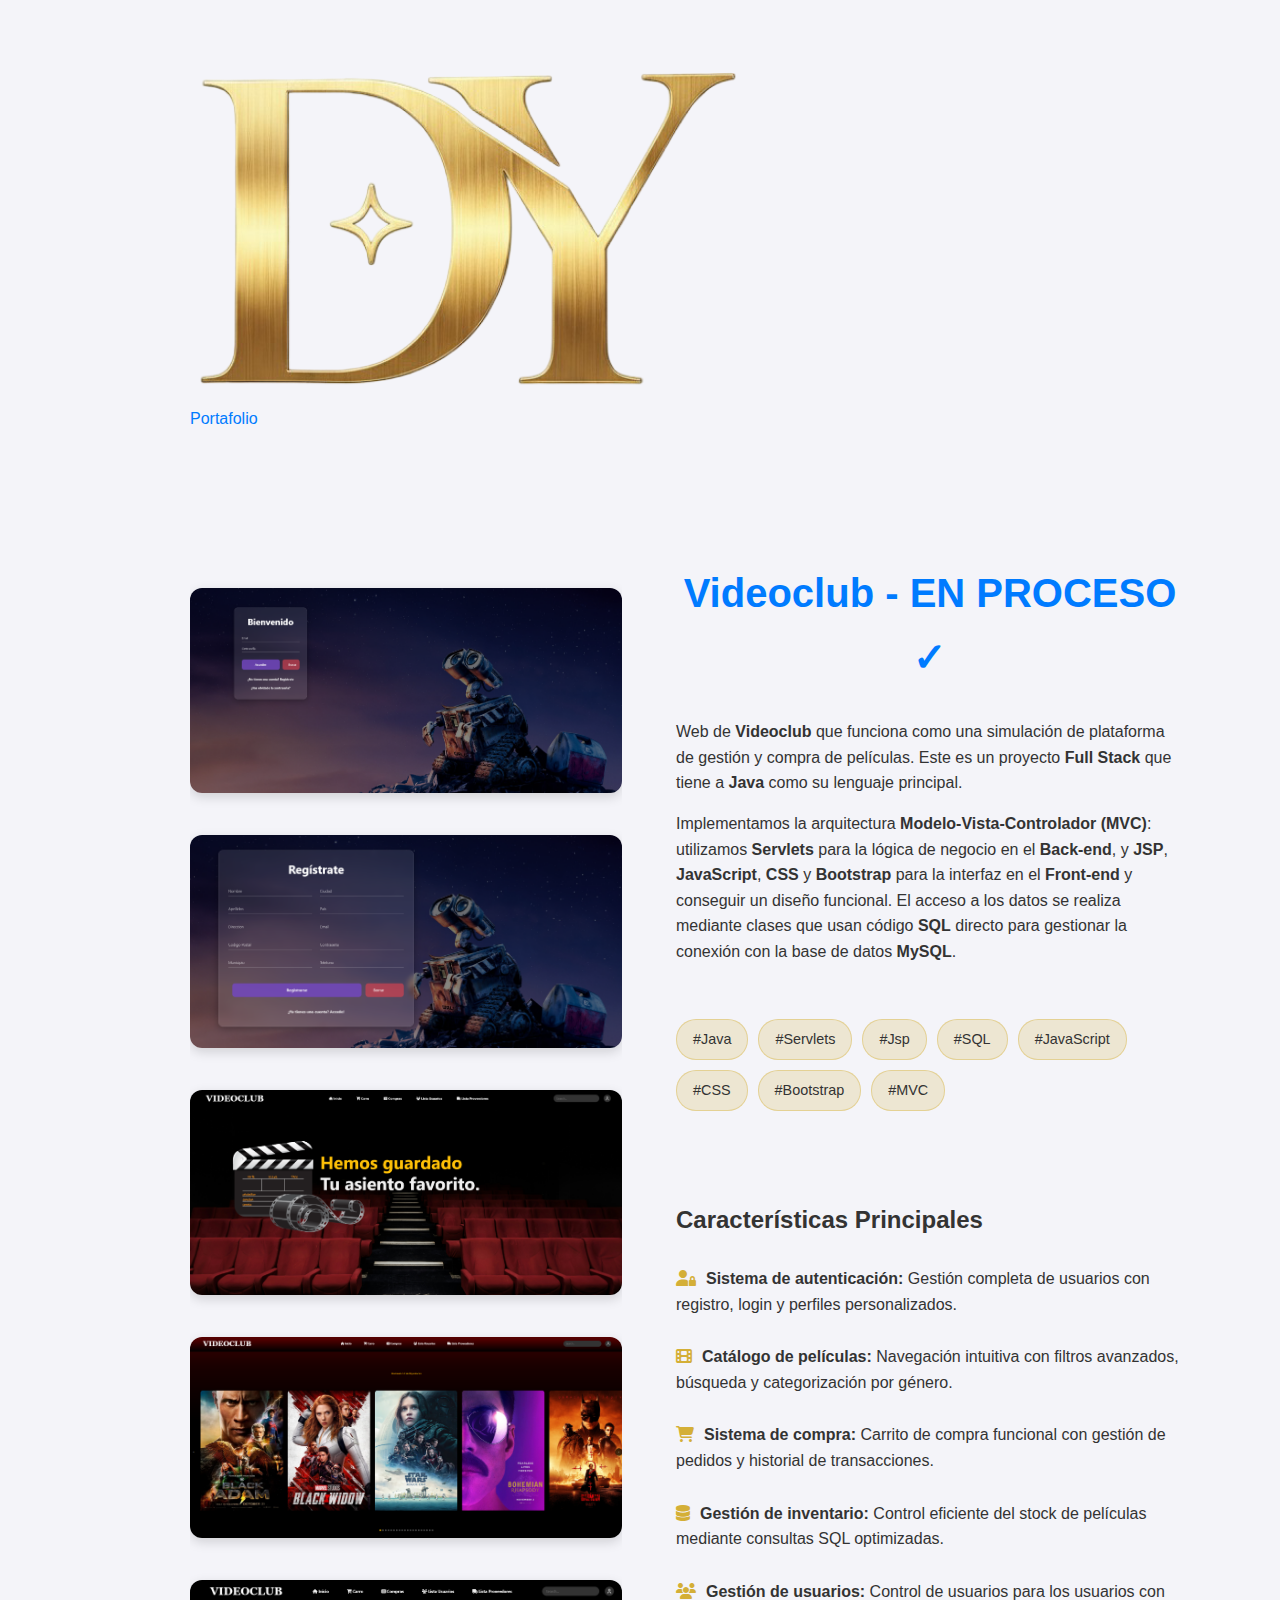
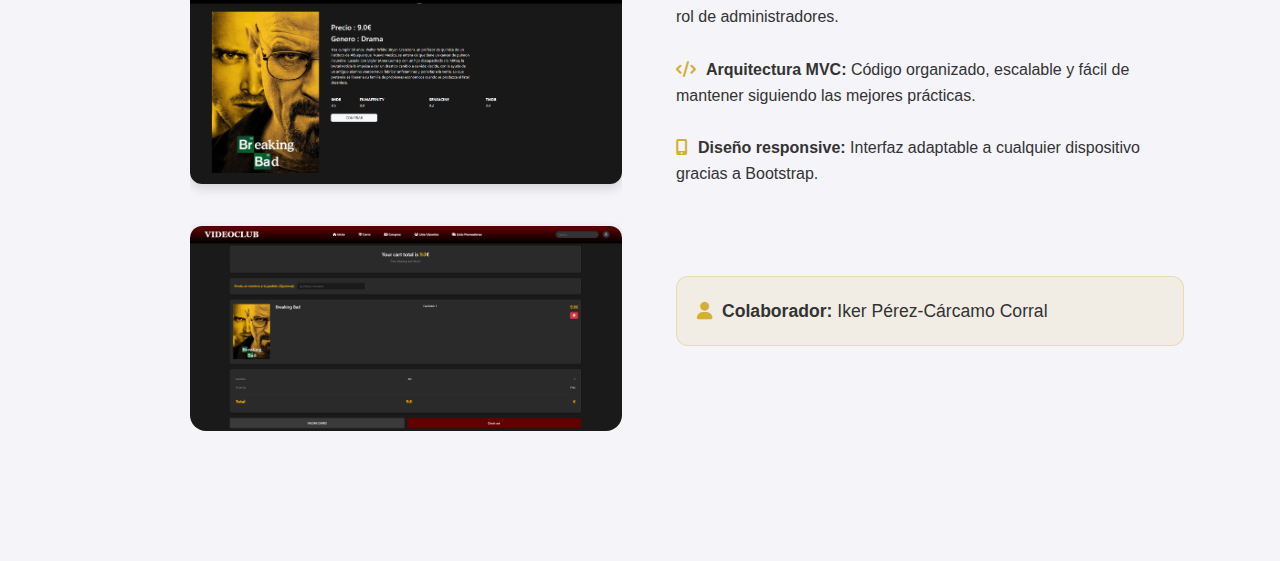
<file: html/videoclub.html>
<!DOCTYPE html>
<html lang="es">
<head>
    <meta charset="UTF-8">
    <meta name="viewport" content="width=device-width, initial-scale=1.0">
    <title>Videoclub - Daniel</title>
    <link rel="stylesheet" href="../estilos/styles.css">
    <link rel="stylesheet" href="https://cdnjs.cloudflare.com/ajax/libs/font-awesome/6.4.0/css/all.min.css">
    <script src="../js/script.js" defer></script>
    <link rel="stylesheet" href="../estilos/styles_2.css">
</head>
<body>
    <header>
        <div class="div-logo">
            <img src="../imagenes/logo.png" alt="Logo" class="logo">
        </div>

        <nav>
            <a href="../index.html#sobreMi">Portafolio</a>
            <div class="theme-toggle" onclick="toggleTheme()"></div>
        </nav>
    </header>

    <section class="hero">
        

        <div class="project-detail-card">
            <!-- Collage de fotos a la izquierda -->
            <div class="project-collage">
                <div class="collage-item">
                    <img src="../imagenes/videoclub/videoclub-login.png" alt="Pantalla principal de Videoclub">
                </div>
                <div class="collage-item">
                    <img src="../imagenes/videoclub/registro.png" alt="Pantalla principal de Videoclub">
                </div>
                <div class="collage-item">
                    <img src="../imagenes/videoclub/videoclub-inicio.png" alt="Catálogo de películas">
                </div>
                <div class="collage-item">
                    <img src="../imagenes/videoclub/videoclub-carrusel.png" alt="Detalle de película">
                </div>
                <div class="collage-item">
                    <img src="../imagenes/videoclub/videoclub-peliculadetalles.png" alt="Detalle de película">
                </div>
                <div class="collage-item">
                    <img src="../imagenes/videoclub/videoclub-carro.png" alt="Detalle de película">
                </div>
            </div>

            <!-- Contenido a la derecha -->
            <div class="project-content">
                <div class="project-header-inline">
                    <h1>Videoclub - <span class="enProceso-badge">EN PROCESO ✓</span></h1>
                </div>

                <p>
                    Web de <strong>Videoclub</strong> que funciona como una simulación de plataforma de gestión y compra de películas. Este es un proyecto <strong>Full Stack</strong> que tiene a <strong>Java</strong> como su lenguaje principal.
                </p>

                <p>
                    Implementamos la arquitectura <strong>Modelo-Vista-Controlador (MVC)</strong>: utilizamos <strong>Servlets</strong> para la lógica de negocio en el <strong>Back-end</strong>, y <strong>JSP</strong>, <strong>JavaScript</strong>, <strong>CSS</strong> y <strong>Bootstrap</strong> para la interfaz en el <strong>Front-end</strong> y conseguir un diseño funcional. El acceso a los datos se realiza mediante clases que usan código <strong>SQL</strong> directo para gestionar la conexión con la base de datos <strong>MySQL</strong>.
                </p>

                <div class="project-tags-inline">
                    <span class="tag-inline">#Java</span>
                    <span class="tag-inline">#Servlets</span>
                    <span class="tag-inline">#Jsp</span>
                    <span class="tag-inline">#SQL</span>
                    <span class="tag-inline">#JavaScript</span>
                    <span class="tag-inline">#CSS</span>
                    <span class="tag-inline">#Bootstrap</span>
                    <span class="tag-inline">#MVC</span>
                </div>

                <div class="description-section">
                    <h3>Características Principales</h3>
                    
                    <div class="feature-item">
                        <p><i class="fa-solid fa-user-lock"></i><strong>Sistema de autenticación:</strong> Gestión completa de usuarios con registro, login y perfiles personalizados.</p>
                    </div>

                    <div class="feature-item">
                        <p><i class="fa-solid fa-film"></i><strong>Catálogo de películas:</strong> Navegación intuitiva con filtros avanzados, búsqueda y categorización por género.</p>
                    </div>

                    <div class="feature-item">
                        <p><i class="fa-solid fa-shopping-cart"></i><strong>Sistema de compra:</strong> Carrito de compra funcional con gestión de pedidos y historial de transacciones.</p>
                    </div>

                    <div class="feature-item">
                        <p><i class="fa-solid fa-database"></i><strong>Gestión de inventario:</strong> Control eficiente del stock de películas mediante consultas SQL optimizadas.</p>
                    </div>

                    <div class="feature-item">
                        <p><i class="fa-solid fa-users"></i><strong>Gestión de usuarios:</strong> Control de usuarios para los usuarios con rol de administradores.</p>
                    </div>

                    <div class="feature-item">
                        <p><i class="fa-solid fa-code"></i><strong>Arquitectura MVC:</strong> Código organizado, escalable y fácil de mantener siguiendo las mejores prácticas.</p>
                    </div>

                    <div class="feature-item">
                        <p><i class="fa-solid fa-mobile-alt"></i><strong>Diseño responsive:</strong> Interfaz adaptable a cualquier dispositivo gracias a Bootstrap.</p>
                    </div>
                </div>

                <div class="collaborator-box">
                    <p><i class="fa-solid fa-user"></i><strong>Colaborador:</strong> Iker Pérez-Cárcamo Corral</p>
                </div>
            </div>
        </div>
    </section>
</body>
</html>
</file>
<file: estilos/styles_2.css>
body{
            padding-top: 0em;
            padding-left: 5em;
        }
        
        .project-detail-card {
            display: grid;
            grid-template-columns: 45% 55%;
            gap: 6vh;
            margin: 50px 0;
            align-items: start;
        }

        .project-collage {
            position: sticky;
            top: 100px;
            display: grid;
            gap: 15px;
            border-radius: 16px;
            overflow: hidden;
        }
        

        .project-collage-movil {
            position: sticky;
            top: 100px;
            display: grid;
            grid-template-columns: repeat(2, 1fr);
            grid-template-rows: repeat(2, 1fr);
            gap: 15px;
            border-radius: 16px;
            overflow: hidden;
        }

        .collage-item, .collage-item-movil {
            border-radius: 12px;
            overflow: hidden;
            box-shadow: 0 4px 12px rgba(0, 0, 0, 0.15);
            transition: transform 0.3s ease;
            margin-top: 3vh;
        }

        .collage-item img,.collage-item-movil img {
            width: 100%;
            height: 100%;
            object-fit: cover;
            display: block;
        }

        .collage-item-movil:nth-child(1),
        .collage-item-movil:nth-child(2) {
            width: 90%;
            margin-top: 8vh;
        }

        .collage-item-movil:nth-child(3),
        .collage-item-movil:nth-child(4) {
            width: 90%;
            margin-top: 3vh;
        }

        .collage-item-movil:nth-child(5),
        .collage-item-movil:nth-child(6) {
            width: 90%;
            margin-top: 3vh;
        }

        .project-content {
            padding-right: 20px;
        }

        .back-link {
            display: inline-flex;
            align-items: center;
            gap: 10px;
            text-decoration: none;
            color: inherit;
            margin-bottom: 30px;
            font-size: 1.1em;
            transition: color 0.3s ease;
        }

        .back-link:hover {
            color: var(--accent-color, #d4af37);
        }

        .project-header-inline {
            margin-bottom: 30px;
        }

        .project-header-inline h1 {
            font-size: 2.5em;
            margin-bottom: 15px;
        }

        .project-tags-inline {
            display: flex;
            flex-wrap: wrap;
            gap: 10px;
            margin: 6vh 0;
        }

        .tag-inline {
            background: rgba(212, 175, 55, 0.2);
            padding: 8px 16px;
            border-radius: 20px;
            font-size: 0.9em;
            border: 1px solid rgba(212, 175, 55, 0.4);
        }

        .description-section {
            margin: 10vh 0;
        }

        .description-section h3 {
            font-size: 1.5em;
            margin-bottom: 15px;
        }

        .feature-item {
            margin: 3vh 0;
        }

        .feature-item i {
            color: var(--accent-color, #d4af37);
            margin-right: 10px;
        }

        .collaborator-box {
            background: rgba(212, 175, 55, 0.1);
            padding: 20px;
            border-radius: 12px;
            border: 1px solid rgba(212, 175, 55, 0.3);
            margin-top: 7vh;
        }

        .collaborator-box p {
            margin: 0;
            font-size: 1.1em;
        }

        .collaborator-box i {
            color: var(--accent-color, #d4af37);
            margin-right: 10px;
        }

        @media (max-width: 1024px) {
            .project-detail-card {
                grid-template-columns: 1fr;
                gap: 30px;
            }

            .project-collage {
                position: relative;
                top: 0;
            }

            .collage-item:first-child {
                height: 250px;
            }

            .collage-item:nth-child(2),
            .collage-item:nth-child(3) {
                height: 180px;
            }
        }

        @media (max-width: 768px) {
            .collage-item:first-child {
                height: 200px;
            }

            .collage-item:nth-child(2),
            .collage-item:nth-child(3) {
                height: 150px;
            }
        }
</file>
<file: estilos/styles.css>
/* ------------------------------------------- */
/* 1. RESET Y FUNDAMENTOS GLOBALES             */
/* ------------------------------------------- */

/* Reset básico para que todos los navegadores se vean igual */
* {
    margin: 0;
    padding: 0;
    box-sizing: border-box; /* Crucial para manejar el padding y el border */
}

/* Estilos de la página: Tipografía y color de fondo */
body {
    font-family: sans-serif; /* Tipografía básica y legible */
    line-height: 1.6;        /* Espaciado de línea para mejorar la lectura */
    background-color: #f4f4f9; /* Fondo muy claro y suave */
    color: #333;             /* Texto oscuro */
    padding: 20px;           /* Espaciado general del cuerpo */
}

/* ------------------------------------------- */
/* 2. LAYOUT Y CONTENEDOR CENTRAL              */
/* ------------------------------------------- */

/* Usamos un contenedor principal para centrar el contenido y limitar el ancho */
/* En tu HTML básico, el 'body' ya actúa como contenedor, pero es buena práctica limitar */
main, header, footer, section {
    max-width: 1000px; /* Ancho máximo para que no se estire demasiado en pantallas grandes */
    margin: 40px auto; /* Centra el bloque horizontalmente y añade espacio vertical */
    padding: 20px;
}

/* ------------------------------------------- */
/* 3. TIPOGRAFÍA Y ESTILOS BÁSICOS             */
/* ------------------------------------------- */

/* Encabezados */
h1 {
    font-size: 2.5em; /* Tamaño grande para el título principal */
    text-align: center;
    margin-bottom: 10px;
    color: #007bff; /* Un toque de color para el nombre/título */
}

h2 {
    font-size: 2em;
    margin-bottom: 20px;
    border-bottom: 2px solid #ddd; /* Línea separadora simple */
    padding-bottom: 5px;
}

/* Párrafos */
p {
    margin-bottom: 15px;
}

/* Enlaces (Botones y texto) */
a {
    color: #007bff; /* Color azul estándar para enlaces */
    text-decoration: none; /* Elimina el subrayado por defecto */
    transition: color 0.3s;
}

a:hover {
    color: #0056b3; /* Color más oscuro al pasar el ratón */
    text-decoration: underline;
}

/* ------------------------------------------- */
/* 4. ESTILOS DE PROYECTOS (Artículo)          */
/* ------------------------------------------- */

/* Estilo simple para cada tarjeta de proyecto */
.proyecto {
    background-color: #fff; /* Fondo blanco para las tarjetas */
    border: 1px solid #ddd;
    padding: 25px;
    margin-bottom: 30px;
    border-radius: 8px; /* Bordes redondeados suaves */
    box-shadow: 0 2px 4px rgba(0, 0, 0, 0.05); /* Sombra muy sutil */
}

/* Estilos para los botones/enlaces dentro de un proyecto */
.enlaces a {
    display: inline-block; /* Permite controlar el margen y el padding */
    padding: 10px 15px;
    background-color: #007bff;
    color: white;
    border-radius: 5px;
    margin-right: 10px;
    margin-top: 10px;
}

.enlaces a:hover {
    background-color: #0056b3;
    text-decoration: none;
}

/* ------------------------------------------- */
/* 5. SECCIÓN DE CONTACTO (Footer)             */
/* ------------------------------------------- */

footer {
    text-align: center;
    padding-top: 30px;
    border-top: 1px solid #ddd;
    font-size: 0.9em;
    color: #666;
}
</file>
